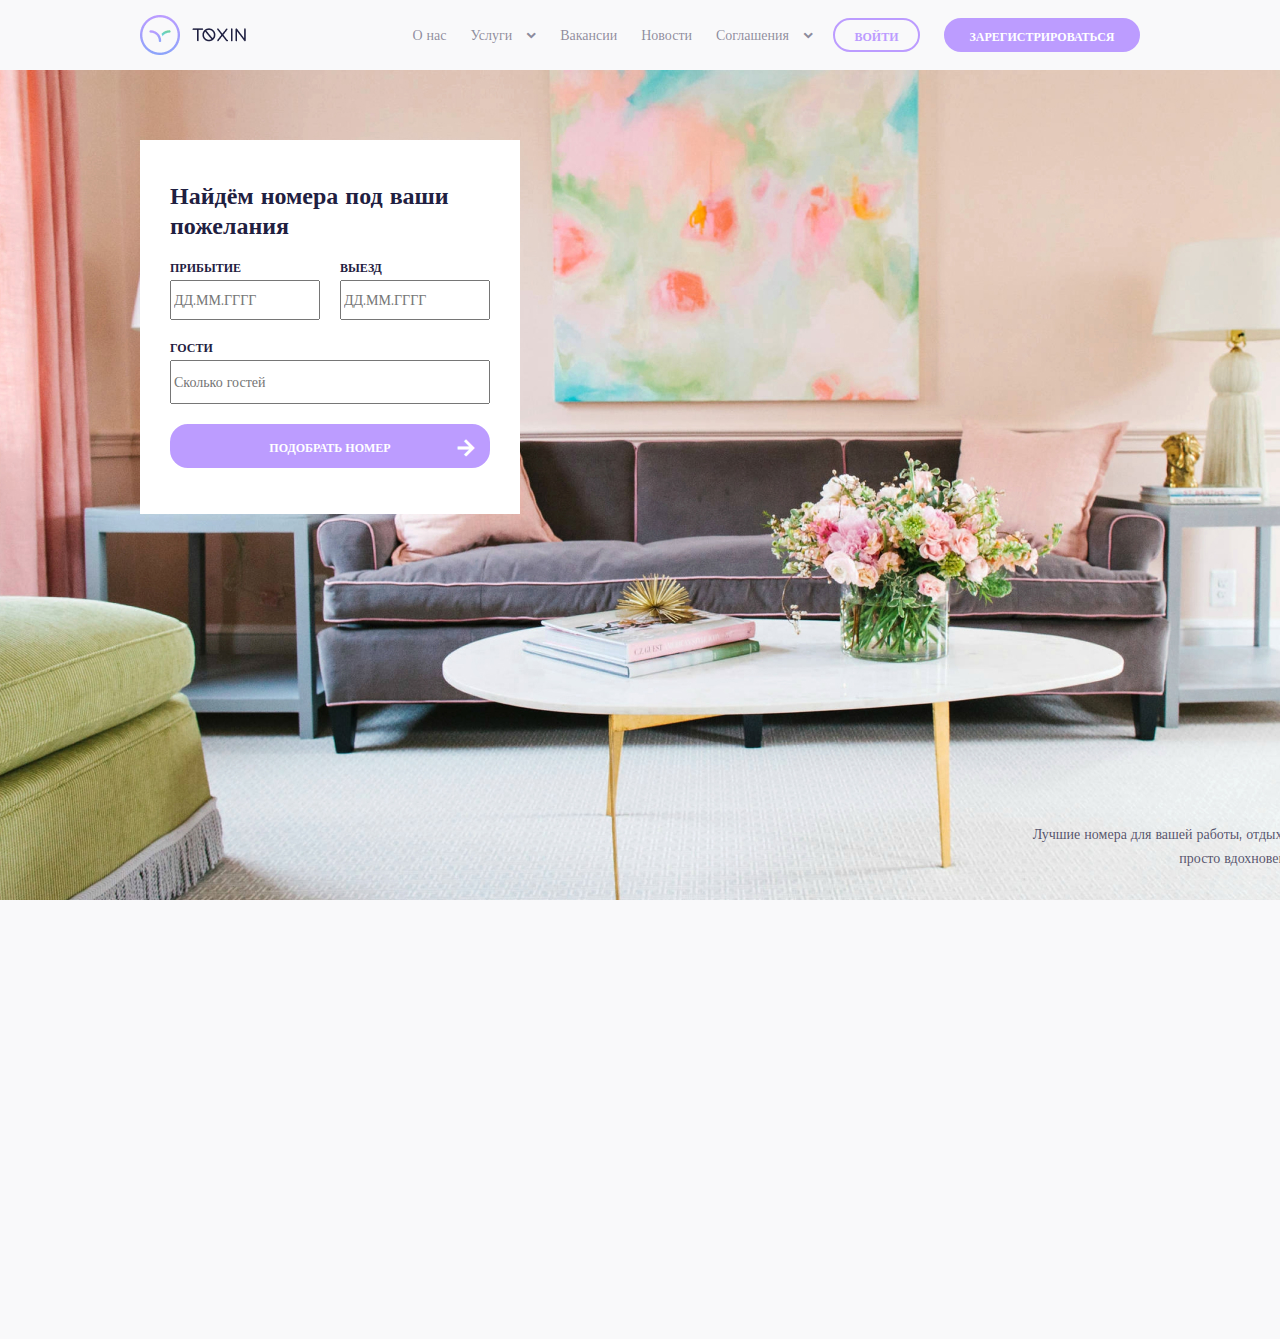
<file: index.html>
<!DOCTYPE html>
<html lang="en">
<head>
    <meta charset="UTF-8">
    <meta name="viewport" content="width=device-width, initial-scale=1.0">
    <title>FSD</title>
    <link rel="stylesheet" href="css/libs.min.css">
    <link rel="stylesheet" href="css/style.min.css">
</head>
<body>
    <!-- Яратган эгамга мингдан минг шукур булсин  -->
    <header class="header">
        <div class="container">
            <div class="header__inner">
                <div class="logo" style="background-image: url(/images/logo.png);"></div>
                <div class="header__box">
                    <div class="header__menu">
                        <ul>
                            <li><a href="#">О нас</a></li>
                            <li><a class="drop__down" href="#">Услуги</a></li>
                            <li><a href="#">Вакансии</a></li>
                            <li><a href="#">Новости</a></li>
                            <li><a class="drop__down" href="#">Соглашения</a></li>
                        </ul>
                    </div>
                    <div class="header__linkbox">
                        <a class="btn__enter" data-fancybox data-src="#modal__input" href="javascript:;">войти</a>
                        <a class="bnt__reg" data-fancybox data-src="#modal__reg" href="javascript:;">зарегистрироваться</a>
                    </div>
                </div>
            </div>
        </div>
    </header>

    <section class="nomer" >
        <div class="container__fluid">
            <div class="nomer__inner" style="background-image: url(/images/bg.jpg);" >
                
                <div class="search__box">
                    <div class="login__title">Найдём номера под ваши пожелания</div>
                    <div class="search__datebox">
                        <div class="date__box">
                            <div class="date__box-title">прибытие</div>
                            <form>
                                <input type='text' placeholder="ДД.ММ.ГГГГ" class='datepicker-here' />
                            </form>
                        </div>
                        <div class="date__box two">
                            <div class="date__box-title">выезд</div>
                            <form>
                                <input type='text' placeholder="ДД.ММ.ГГГГ" class='datepicker-here' />
                            </form>
                        </div>
                    </div>
                    
                    <div class="guist__box">
                        <div class="date__box-title">гости</div>
                        <form>
                            <input type='text' placeholder="Сколько гостей">
                            <button class="btn__form" type="submit">подобрать номер</button>
                        </form>
                    </div>
                </div>

                <div class="nomer__text">Лучшие номера для вашей работы, отдыха и просто вдохновения</div>
            </div>
        </div> 
    </section>

    <footer class="footer">
        <div class="footer__top">
            <div class="container">
                <div class="footer__top-inner">
                    <div class="logo__box">
                        <div class="logo" style="background-image: url(/images/logo.png);"></div>
                        <div class="logo__box-info">Бронирование номеров в лучшем отеле 2019 года по версии ассоциации «Отельные взгляды»</div>
                    </div>

                    <div class="footer__menu">
                        <div class="footer__menu-title">навигация</div>
                        <ul>
                            <li><a href="#">О нас</a></li>
                            <li><a href="#">Новости</a></li>
                            <li><a href="#">Служба поддержки</a></li>
                            <li><a href="#">Услуги</a></li>
                        </ul>
                    </div>

                    <div class="footer__menu">
                        <div class="footer__menu-title">о нас</div>
                        <ul>
                            <li><a href="#">О сервисе</a></li>
                            <li><a href="#">Наша команда</a></li>
                            <li><a href="#">Вакансии</a></li>
                            <li><a href="#">Инвесторы</a></li>
                        </ul>
                    </div>

                    <div class="footer__menu">
                        <div class="footer__menu-title">Служба поддержки</div>
                        <ul>
                            <li><a href="#">Соглашения</a></li>
                            <li><a href="#">Сообщества</a></li>
                            <li><a href="#">Связь с нами</a></li>
                        </ul>
                    </div>

                    <div class="footer__menu">
                        <div class="footer__menu-title">Подписка</div>
                        <div class="footer__menu-info">
                            Получайте специальные предложения и новости сервиса
                        </div>
                        <form>
                            <input type="text" placeholder="Email">
                        </form>
                    </div>
                </div>
            </div>
        </div>
        <div class="footer__bottom">
            <div class="container">
                <div class="footer__bottom-inner">
                    <div class="footer__bottom-info">Copyright © 2018 Toxin отель. Все права зачищены.</div>
                    <div class="footer__bottom-link">
                        <a class="icon-twitter" href="#"></a>
                        <a class="icon-facebook-official" href="#"></a>
                        <a class="icon-instagram" href="#"></a>
                    </div>
                </div>
            </div>
        </div>
    </footer>


    <div id="modal__input">
        <div class="login__title">Войти</div>
        <form>
            <input type="text" placeholder="Email" required>
            <input type="text" placeholder="Пароль" required>
            <button class="btn__form" type="submit">Войти</button>
            <div class="modal__linkbox">
            <div class="reg__box">
                <div class="reg__box-text">Нет аккаунта на Toxin?</div>
                <div class="btn__form-white">создать</div>
            </div>
        </form>
    </div>

    <div id="modal__reg">
        <div class="login__title">Регистрация аккаунта</div>
        <form>
            <input type="text" placeholder="Имя" required>
            <input type="text" placeholder="Фамилия" required>
            
            <div class="checkbox">
                <ul>
                    <li>
                        <input type="radio" id="f-option" name="selector">
                        <label for="f-option">Мужчина</label>
                        <div class="check"></div>
                    </li>
                    <li>
                        <input type="radio" id="s-option" name="selector">
                        <label for="s-option">Женщина</label>
                        <div class="check"><div class="inside"></div></div>
                    </li>
                </ul>
            </div>

            <div class="date__box">
                <input type='text' placeholder="ДД.ММ.ГГГГ" class='datepicker-here' />
            </div>

            <div class="form__text">данные для входа в сервис</div>
            <input type="text" placeholder="Email" required>
            <input type="text" placeholder="Пароль" required>

            <div class="switch__box">
                <div class="switch">
                    <input id="switch-1" type="checkbox" class="switch-input" />
                    <label for="switch-1" class="switch-label">switch</label>
                </div>
                <div class="switch__text">Получать спецпредложения</div>
            </div>

            <button class="btn__form" type="submit">перейти к оплате</button>
            <div class="modal__linkbox">
            <div class="reg__box">
                <div class="reg__box-text">Уже есть аккаунт на Toxin?</div>
                <div class="btn__form-white">войти</div>
            </div>
        </form>
    </div>


    <script src="https://ajax.googleapis.com/ajax/libs/jquery/3.4.1/jquery.min.js"></script>
    <script src="js/libs.min.js"></script>
    <script src="js/main.js"></script>
</body>
</html>
</file>
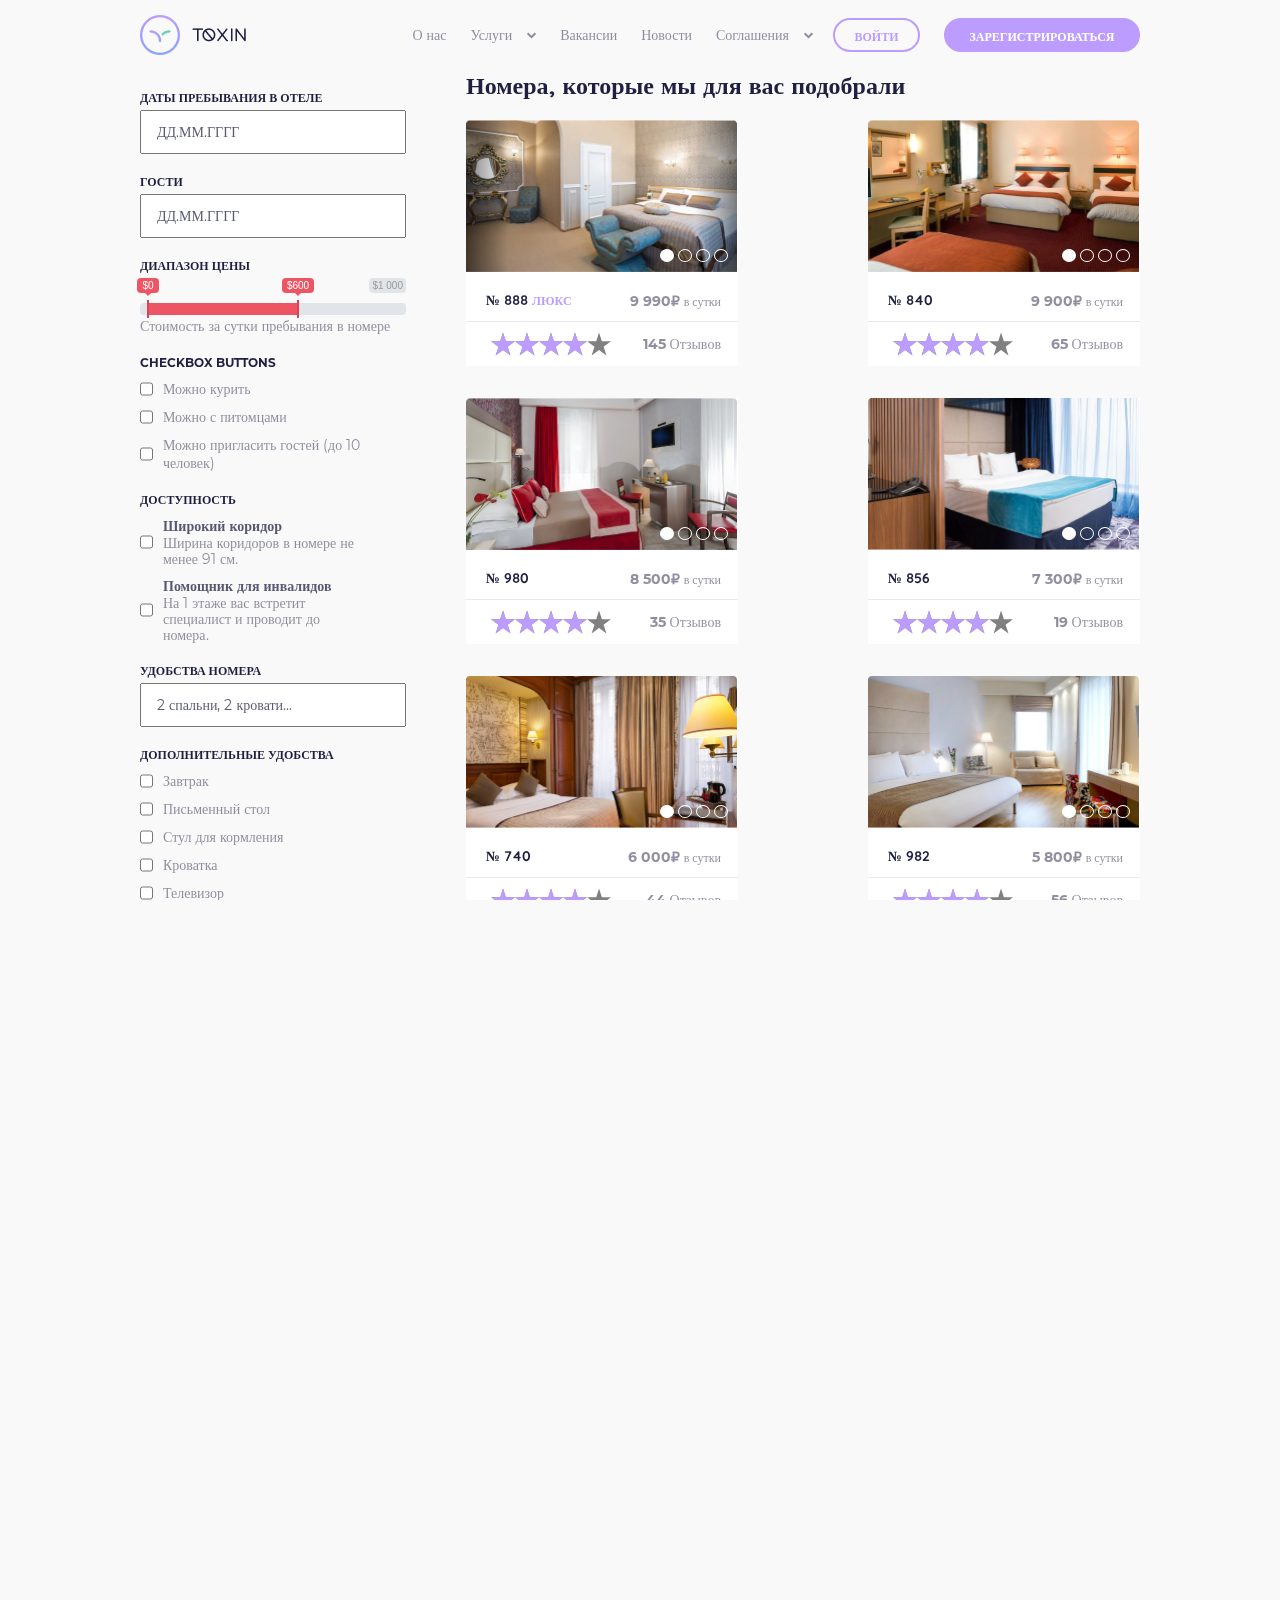
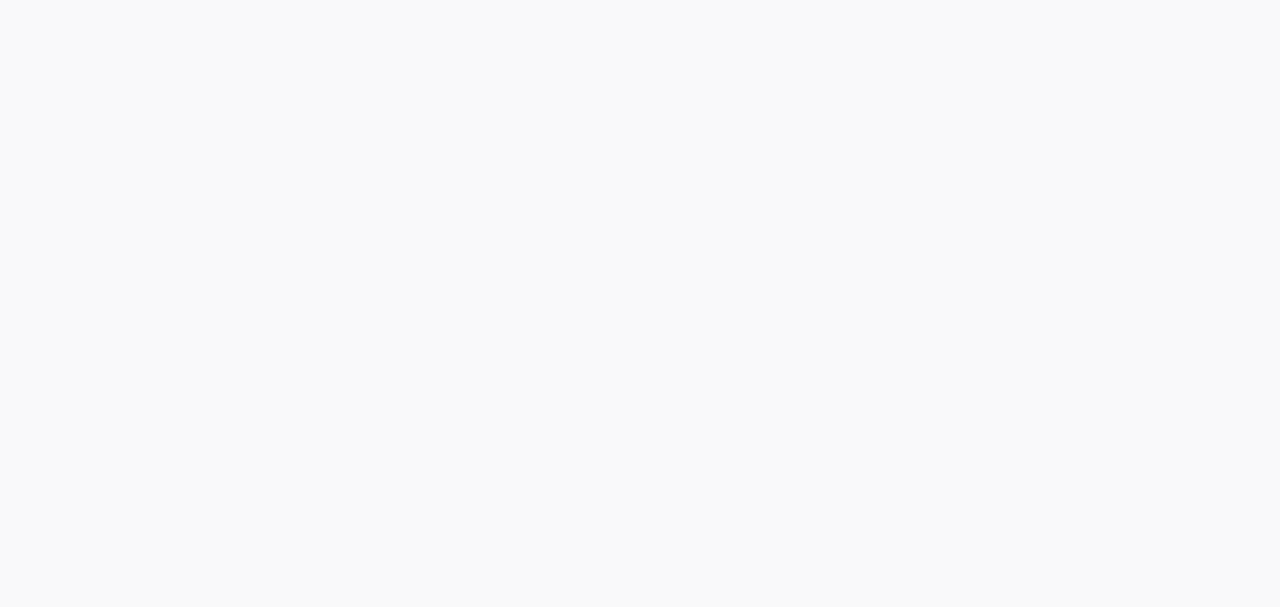
<file: products.html>
<!DOCTYPE html>
<html lang="en">
<head>
    <meta charset="UTF-8">
    <meta name="viewport" content="width=device-width, initial-scale=1.0">
    <title>FSD</title>
    <link rel="stylesheet" href="css/libs.min.css">
    <link rel="stylesheet" href="css/style.min.css">
</head>
<body>
    <!-- Яратган эгамга мингдан минг шукур булсин  -->
    <header class="header">
        <div class="container">
            <div class="header__inner">
                <div class="logo" style="background-image: url(/images/logo.png);"></div>
                <div class="header__box">
                    <div class="header__menu">
                        <ul>
                            <li><a href="#">О нас</a></li>
                            <li><a class="drop__down" href="#">Услуги</a></li>
                            <li><a href="#">Вакансии</a></li>
                            <li><a href="#">Новости</a></li>
                            <li><a class="drop__down" href="#">Соглашения</a></li>
                        </ul>
                    </div>
                    <div class="header__linkbox">
                        <a class="btn__enter" data-fancybox data-src="#modal__input" href="javascript:;">войти</a>
                        <a class="bnt__reg" data-fancybox data-src="#modal__reg" href="javascript:;">зарегистрироваться</a>
                    </div>
                </div>
            </div>
        </div>
    </header>

    <section class="products">
        <div class="container">
            <div class="products__inner">
                <div class="aside">
                    <div class="aside__datebox">
                        <form>
                            <div class="input__title">даты пребывания в отеле</div>
                            <input type='text' placeholder="ДД.ММ.ГГГГ" class='datepicker-here' />

                            <div class="input__title">гости</div>
                            <input type='text' placeholder="ДД.ММ.ГГГГ" class='datepicker-here' />

                            <div class="input__title">диапазон цены</div>
                            <input type="text" class="js-range-slider" name="my_range" value="" />
                            <div class="range__text">Стоимость за сутки пребывания в номере</div>
                        </form>
                    </div>
                    <div class="aside__canbox">
                        <div class="input__title">Checkbox Buttons</div>
                        <form>
                            <div class="box__check">
                                <input type="checkbox" name="can1" value="c1" id="can1__id">
                                <label for="can1__id">
                                    <div class="label__avail-text">Можно курить</div>
                                </label>
                            </div>
                            <div class="box__check">
                                <input type="checkbox" name="can1" value="c1" id="can2__id">
                                <label for="can2__id">
                                    <div class="label__avail-text">Можно с питомцами</div>
                                </label>
                            </div>
                            <div class="box__check">
                                <input type="checkbox" name="can1" value="c1" id="can3__id">
                                <label for="can3__id">
                                    <div class="label__avail-text">Можно пригласить гостей (до 10 человек)</div>
                                </label>
                            </div>
                        </form>
                    </div>

                    <div class="aside__availability">
                        <div class="input__title">доступность</div>
                        <form>
                            <div class="box__check">
                                <input type="checkbox" name="can1" value="c1" id="avail1">
                                <label for="avail1">
                                    <div class="label__avail-title">Широкий коридор</div>
                                    <div class="label__avail-info">Ширина коридоров в номере не менее 91 см.</div>
                                </label>
                            </div>
                            
                            <div class="box__check">
                                <input type="checkbox" name="can1" value="c1" id="avail1">
                                <label for="avail1">
                                    <div class="label__avail-title">Помощник для инвалидов</div>
                                    <div class="label__avail-info">На 1 этаже вас встретит специалист  и проводит до номера.</div>
                                </label>
                            </div>
                        </form>
                    </div>

                    <div class="aside__comfort">
                        <form>
                            <div class="input__title">удобства номера</div>
                            <input type='text' placeholder="2 спальни, 2 кровати...">
                        </form>
                    </div>

                    <div class="aside__additional">
                        <div class="input__title">дополнительные удобства</div>
                        <form>
                            <div class="box__check">
                                <input type="checkbox" name="can1" value="c1" id="add1__id">
                                <label for="add1__id">
                                    <div class="label__avail-text">Завтрак</div>
                                </label>
                            </div>
                            <div class="box__check">
                                <input type="checkbox" name="can1" value="c1" id="add2__id">
                                <label for="add2__id">
                                    <div class="label__avail-text">Письменный стол</div>
                                </label>
                            </div>
                            <div class="box__check">
                                <input type="checkbox" name="can1" value="c1" id="add3__id">
                                <label for="add3__id">
                                    <div class="label__avail-text">Стул для кормления</div>
                                </label>
                            </div>
                            <div class="box__check">
                                <input type="checkbox" name="can1" value="c1" id="add4__id">
                                <label for="add4__id">
                                    <div class="label__avail-text">Кроватка</div>
                                </label>
                            </div>
                            <div class="box__check">
                                <input type="checkbox" name="can1" value="c1" id="add5__id">
                                <label for="add5__id">
                                    <div class="label__avail-text">Телевизор</div>
                                </label>
                            </div>
                            <div class="box__check">
                                <input type="checkbox" name="can1" value="c1" id="add6__id">
                                <label for="add6__id">
                                    <div class="label__avail-text">Шампунь</div>
                                </label>
                            </div>
                        </form>
                    </div>
                </div>
                <div class="bside">
                    <div class="bside__title">Номера, которые мы для вас подобрали</div>
                    <div class="bside__inner">
                        <div class="room">
                            <div class="room__slider">
                                <div class="room__slider-item" style="background-image: url(/images/rooms/1.jpg);"></div>
                                <div class="room__slider-item" style="background-image: url(/images/rooms/2.jpg);"></div>
                                <div class="room__slider-item" style="background-image: url(/images/rooms/3.jpg);"></div>
                                <div class="room__slider-item" style="background-image: url(/images/rooms/4.jpg);"></div>
                            </div>
                            <div class="room__info">
                                <div class="room__info-number">№ 888 <span>люкс</span></div>
                                <div class="room__info-price">9 990₽ <span>в сутки</span></div>
                            </div>
                            <div class="room__rating">
                                <div class="room__rating-stars"></div>
                                <div class="room__rating-review">145 <span>Отзывов</span></div>
                            </div>
                        </div>

                        <div class="room">
                            <div class="room__slider">
                                <div class="room__slider-item" style="background-image: url(/images/rooms/2.jpg);"></div>
                                <div class="room__slider-item" style="background-image: url(/images/rooms/3.jpg);"></div>
                                <div class="room__slider-item" style="background-image: url(/images/rooms/4.jpg);"></div>
                                <div class="room__slider-item" style="background-image: url(/images/rooms/5.jpg);"></div>
                            </div>
                            <div class="room__info">
                                <div class="room__info-number">№ 840 <span></span></div>
                                <div class="room__info-price">9 900₽ <span>в сутки</span></div>
                            </div>
                            <div class="room__rating">
                                <div class="room__rating-stars"></div>
                                <div class="room__rating-review">65 <span>Отзывов</span></div>
                            </div>
                        </div>

                        <div class="room">
                            <div class="room__slider">
                                <div class="room__slider-item" style="background-image: url(/images/rooms/3.jpg);"></div>
                                <div class="room__slider-item" style="background-image: url(/images/rooms/4.jpg);"></div>
                                <div class="room__slider-item" style="background-image: url(/images/rooms/5.jpg);"></div>
                                <div class="room__slider-item" style="background-image: url(/images/rooms/6.jpg);"></div>
                            </div>
                            <div class="room__info">
                                <div class="room__info-number">№ 980 <span></span></div>
                                <div class="room__info-price">8 500₽ <span>в сутки</span></div>
                            </div>
                            <div class="room__rating">
                                <div class="room__rating-stars"></div>
                                <div class="room__rating-review">35 <span>Отзывов</span></div>
                            </div>
                        </div>

                        <div class="room">
                            <div class="room__slider">
                                <div class="room__slider-item" style="background-image: url(/images/rooms/4.jpg);"></div>
                                <div class="room__slider-item" style="background-image: url(/images/rooms/5.jpg);"></div>
                                <div class="room__slider-item" style="background-image: url(/images/rooms/6.jpg);"></div>
                                <div class="room__slider-item" style="background-image: url(/images/rooms/7.jpg);"></div>
                            </div>
                            <div class="room__info">
                                <div class="room__info-number">№ 856 <span></span></div>
                                <div class="room__info-price">7 300₽ <span>в сутки</span></div>
                            </div>
                            <div class="room__rating">
                                <div class="room__rating-stars"></div>
                                <div class="room__rating-review">19 <span>Отзывов</span></div>
                            </div>
                        </div>

                        <div class="room">
                            <div class="room__slider">
                                <div class="room__slider-item" style="background-image: url(/images/rooms/5.jpg);"></div>
                                <div class="room__slider-item" style="background-image: url(/images/rooms/6.jpg);"></div>
                                <div class="room__slider-item" style="background-image: url(/images/rooms/7.jpg);"></div>
                                <div class="room__slider-item" style="background-image: url(/images/rooms/8.jpg);"></div>
                            </div>
                            <div class="room__info">
                                <div class="room__info-number">№ 740 <span></span></div>
                                <div class="room__info-price">6 000₽ <span>в сутки</span></div>
                            </div>
                            <div class="room__rating">
                                <div class="room__rating-stars"></div>
                                <div class="room__rating-review">44 <span>Отзывов</span></div>
                            </div>
                        </div>

                        <div class="room">
                            <div class="room__slider">
                                <div class="room__slider-item" style="background-image: url(/images/rooms/6.jpg);"></div>
                                <div class="room__slider-item" style="background-image: url(/images/rooms/7.jpg);"></div>
                                <div class="room__slider-item" style="background-image: url(/images/rooms/8.jpg);"></div>
                                <div class="room__slider-item" style="background-image: url(/images/rooms/9.jpg);"></div>
                            </div>
                            <div class="room__info">
                                <div class="room__info-number">№ 982 <span></span></div>
                                <div class="room__info-price">5 800₽ <span>в сутки</span></div>
                            </div>
                            <div class="room__rating">
                                <div class="room__rating-stars"></div>
                                <div class="room__rating-review">56 <span>Отзывов</span></div>
                            </div>
                        </div>

                        <div class="room">
                            <div class="room__slider">
                                <div class="room__slider-item" style="background-image: url(/images/rooms/7.jpg);"></div>
                                <div class="room__slider-item" style="background-image: url(/images/rooms/8.jpg);"></div>
                                <div class="room__slider-item" style="background-image: url(/images/rooms/9.jpg);"></div>
                                <div class="room__slider-item" style="background-image: url(/images/rooms/10.jpg);"></div>
                            </div>
                            <div class="room__info">
                                <div class="room__info-number">№ 678 <span></span></div>
                                <div class="room__info-price">5 500₽ <span>в сутки</span></div>
                            </div>
                            <div class="room__rating">
                                <div class="room__rating-stars"></div>
                                <div class="room__rating-review">45 <span>Отзывов</span></div>
                            </div>
                        </div>

                        <div class="room">
                            <div class="room__slider">
                                <div class="room__slider-item" style="background-image: url(/images/rooms/8.jpg);"></div>
                                <div class="room__slider-item" style="background-image: url(/images/rooms/9.jpg);"></div>
                                <div class="room__slider-item" style="background-image: url(/images/rooms/10.jpg);"></div>
                                <div class="room__slider-item" style="background-image: url(/images/rooms/11.jpg);"></div>
                            </div>
                            <div class="room__info">
                                <div class="room__info-number">№ 450 <span></span></div>
                                <div class="room__info-price">5 300₽ <span>в сутки</span></div>
                            </div>
                            <div class="room__rating">
                                <div class="room__rating-stars"></div>
                                <div class="room__rating-review">39 <span>Отзывов</span></div>
                            </div>
                        </div>

                        <div class="room">
                            <div class="room__slider">
                                <div class="room__slider-item" style="background-image: url(/images/rooms/9.jpg);"></div>
                                <div class="room__slider-item" style="background-image: url(/images/rooms/10.jpg);"></div>
                                <div class="room__slider-item" style="background-image: url(/images/rooms/11.jpg);"></div>
                                <div class="room__slider-item" style="background-image: url(/images/rooms/12.jpg);"></div>
                            </div>
                            <div class="room__info">
                                <div class="room__info-number">№ 350 <span></span></div>
                                <div class="room__info-price">5 000₽ <span>в сутки</span></div>
                            </div>
                            <div class="room__rating">
                                <div class="room__rating-stars"></div>
                                <div class="room__rating-review">77 <span>Отзывов</span></div>
                            </div>
                        </div>

                        <div class="room">
                            <div class="room__slider">
                                <div class="room__slider-item" style="background-image: url(/images/rooms/10.jpg);"></div>
                                <div class="room__slider-item" style="background-image: url(/images/rooms/11.jpg);"></div>
                                <div class="room__slider-item" style="background-image: url(/images/rooms/12.jpg);"></div>
                                <div class="room__slider-item" style="background-image: url(/images/rooms/1.jpg);"></div>
                            </div>
                            <div class="room__info">
                                <div class="room__info-number">№ 666 <span></span></div>
                                <div class="room__info-price">5 000₽ <span>в сутки</span></div>
                            </div>
                            <div class="room__rating">
                                <div class="room__rating-stars"></div>
                                <div class="room__rating-review">25 <span>Отзывов</span></div>
                            </div>
                        </div>

                        <div class="room">
                            <div class="room__slider">
                                <div class="room__slider-item" style="background-image: url(/images/rooms/11.jpg);"></div>
                                <div class="room__slider-item" style="background-image: url(/images/rooms/12.jpg);"></div>
                                <div class="room__slider-item" style="background-image: url(/images/rooms/1.jpg);"></div>
                                <div class="room__slider-item" style="background-image: url(/images/rooms/2.jpg);"></div>
                            </div>
                            <div class="room__info">
                                <div class="room__info-number">№ 444 <span>люкс</span></div>
                                <div class="room__info-price">5 000₽ <span>в сутки</span></div>
                            </div>
                            <div class="room__rating">
                                <div class="room__rating-stars"></div>
                                <div class="room__rating-review">15 <span>Отзывов</span></div>
                            </div>
                        </div>

                        <div class="room">
                            <div class="room__slider">
                                <div class="room__slider-item" style="background-image: url(/images/rooms/12.jpg);"></div>
                                <div class="room__slider-item" style="background-image: url(/images/rooms/1.jpg);"></div>
                                <div class="room__slider-item" style="background-image: url(/images/rooms/2.jpg);"></div>
                                <div class="room__slider-item" style="background-image: url(/images/rooms/3.jpg);"></div>
                            </div>
                            <div class="room__info">
                                <div class="room__info-number">№ 352 <span>люкс</span></div>
                                <div class="room__info-price">5 000₽ <span>в сутки</span></div>
                            </div>
                            <div class="room__rating">
                                <div class="room__rating-stars"></div>
                                <div class="room__rating-review">55 <span>Отзывов</span></div>
                            </div>
                        </div>
                    </div>
                </div>
            </div>
        </div>
    </section>

    <footer class="footer">
        <div class="footer__top">
            <div class="container">
                <div class="footer__top-inner">
                    <div class="logo__box">
                        <div class="logo" style="background-image: url(/images/logo.png);"></div>
                        <div class="logo__box-info">Бронирование номеров в лучшем отеле 2019 года по версии ассоциации «Отельные взгляды»</div>
                    </div>

                    <div class="footer__menu">
                        <div class="footer__menu-title">навигация</div>
                        <ul>
                            <li><a href="#">О нас</a></li>
                            <li><a href="#">Новости</a></li>
                            <li><a href="#">Служба поддержки</a></li>
                            <li><a href="#">Услуги</a></li>
                        </ul>
                    </div>

                    <div class="footer__menu">
                        <div class="footer__menu-title">о нас</div>
                        <ul>
                            <li><a href="#">О сервисе</a></li>
                            <li><a href="#">Наша команда</a></li>
                            <li><a href="#">Вакансии</a></li>
                            <li><a href="#">Инвесторы</a></li>
                        </ul>
                    </div>

                    <div class="footer__menu">
                        <div class="footer__menu-title">Служба поддержки</div>
                        <ul>
                            <li><a href="#">Соглашения</a></li>
                            <li><a href="#">Сообщества</a></li>
                            <li><a href="#">Связь с нами</a></li>
                        </ul>
                    </div>

                    <div class="footer__menu">
                        <div class="footer__menu-title">Подписка</div>
                        <div class="footer__menu-info">
                            Получайте специальные предложения и новости сервиса
                        </div>
                        <form>
                            <input type="text" placeholder="Email">
                        </form>
                    </div>
                </div>
            </div>
        </div>
        <div class="footer__bottom">
            <div class="container">
                <div class="footer__bottom-inner">
                    <div class="footer__bottom-info">Copyright © 2018 Toxin отель. Все права зачищены.</div>
                    <div class="footer__bottom-link">
                        <a class="icon-twitter" href="#"></a>
                        <a class="icon-facebook-official" href="#"></a>
                        <a class="icon-instagram" href="#"></a>
                    </div>
                </div>
            </div>
        </div>
    </footer>


    <div id="modal__input">
        <div class="login__title">Войти</div>
        <form>
            <input type="text" placeholder="Email" required>
            <input type="text" placeholder="Пароль" required>
            <button class="btn__form" type="submit">Войти</button>
            <div class="modal__linkbox">
            <div class="reg__box">
                <div class="reg__box-text">Нет аккаунта на Toxin?</div>
                <div class="btn__form-white">создать</div>
            </div>
        </form>
    </div>

    <div id="modal__reg">
        <div class="login__title">Регистрация аккаунта</div>
        <form>
            <input type="text" placeholder="Имя" required>
            <input type="text" placeholder="Фамилия" required>
            
            <div class="checkbox">
                <ul>
                    <li>
                        <input type="radio" id="f-option" name="selector">
                        <label for="f-option">Мужчина</label>
                        <div class="check"></div>
                    </li>
                    <li>
                        <input type="radio" id="s-option" name="selector">
                        <label for="s-option">Женщина</label>
                        <div class="check"><div class="inside"></div></div>
                    </li>
                </ul>
            </div>

            <div class="date__box">
                <input type='text' placeholder="ДД.ММ.ГГГГ" class='datepicker-here' />
            </div>

            <div class="form__text">данные для входа в сервис</div>
            <input type="text" placeholder="Email" required>
            <input type="text" placeholder="Пароль" required>

            <div class="switch__box">
                <div class="switch">
                    <input id="switch-1" type="checkbox" class="switch-input" />
                    <label for="switch-1" class="switch-label">switch</label>
                </div>
                <div class="switch__text">Получать спецпредложения</div>
            </div>

            <button class="btn__form" type="submit">перейти к оплате</button>
            <div class="modal__linkbox">
            <div class="reg__box">
                <div class="reg__box-text">Уже есть аккаунт на Toxin?</div>
                <div class="btn__form-white">войти</div>
            </div>
        </form>
    </div>


    <script src="https://ajax.googleapis.com/ajax/libs/jquery/3.4.1/jquery.min.js"></script>
    <script src="js/libs.min.js"></script>
    <script src="js/main.js"></script>
</body>
</html>
</file>
<file: css/style.min.css>
html{-webkit-box-sizing:border-box;box-sizing:border-box;scroll-behavior:smooth}*,*::before,*::after{-webkit-box-sizing:inherit;box-sizing:inherit}html,body{height:100%;position:relative;overflow-x:hidden}body{font-family:Montserrat;font-weight:normal;font-size:14px;line-height:17px;color:rgba(31,32,65,0.5);background-color:#F9F9FA}a{display:inline-block;text-decoration:none;font-size:14px;line-height:17px;color:rgba(31,32,65,0.5)}ul,li{margin:0;padding:0;list-style:none}.container{max-width:1440px;margin:0 auto;padding:0px 140px}.container__fluid{max-width:1440px;margin:0 auto}@font-face{font-family:'Montserrat';font-style:normal;font-weight:400;src:url("../fonts/montserrat-v14-latin-regular.eot");src:local("Montserrat Regular"),local("Montserrat-Regular"),url("../fonts/montserrat-v14-latin-regular.eot?#iefix") format("embedded-opentype"),url("../fonts/montserrat-v14-latin-regular.woff2") format("woff2"),url("../fonts/montserrat-v14-latin-regular.woff") format("woff"),url("../fonts/montserrat-v14-latin-regular.ttf") format("truetype"),url("../fonts/montserrat-v14-latin-regular.svg#Montserrat") format("svg")}@font-face{font-family:'Montserrat';font-style:italic;font-weight:400;src:url("../fonts/montserrat-v14-latin-italic.eot");src:local("Montserrat Italic"),local("Montserrat-Italic"),url("../fonts/montserrat-v14-latin-italic.eot?#iefix") format("embedded-opentype"),url("../fonts/montserrat-v14-latin-italic.woff2") format("woff2"),url("../fonts/montserrat-v14-latin-italic.woff") format("woff"),url("../fonts/montserrat-v14-latin-italic.ttf") format("truetype"),url("../fonts/montserrat-v14-latin-italic.svg#Montserrat") format("svg")}@font-face{font-family:'Montserrat';font-style:normal;font-weight:700;src:url("../fonts/montserrat-v14-latin-700.eot");src:local("Montserrat Bold"),local("Montserrat-Bold"),url("../fonts/montserrat-v14-latin-700.eot?#iefix") format("embedded-opentype"),url("../fonts/montserrat-v14-latin-700.woff2") format("woff2"),url("../fonts/montserrat-v14-latin-700.woff") format("woff"),url("../fonts/montserrat-v14-latin-700.ttf") format("truetype"),url("../fonts/montserrat-v14-latin-700.svg#Montserrat") format("svg")}@font-face{font-family:'Quicksand';font-style:normal;font-weight:400;src:url("../fonts/quicksand-v20-latin-regular.eot");src:local(""),url("../fonts/quicksand-v20-latin-regular.eot?#iefix") format("embedded-opentype"),url("../fonts/quicksand-v20-latin-regular.woff2") format("woff2"),url("../fonts/quicksand-v20-latin-regular.woff") format("woff"),url("../fonts/quicksand-v20-latin-regular.ttf") format("truetype"),url("../fonts/quicksand-v20-latin-regular.svg#Quicksand") format("svg")}@font-face{font-family:'Quicksand';font-style:normal;font-weight:700;src:url("../fonts/quicksand-v20-latin-700.eot");src:local(""),url("../fonts/quicksand-v20-latin-700.eot?#iefix") format("embedded-opentype"),url("../fonts/quicksand-v20-latin-700.woff2") format("woff2"),url("../fonts/quicksand-v20-latin-700.woff") format("woff"),url("../fonts/quicksand-v20-latin-700.ttf") format("truetype"),url("../fonts/quicksand-v20-latin-700.svg#Quicksand") format("svg")}@font-face{font-family:'icomoon';src:url("../fonts/icomoon.eot?x5evoj");src:url("../fonts/icomoon.eot?x5evoj#iefix") format("embedded-opentype"),url("..//fonts/icomoon.ttf?x5evoj") format("truetype"),url("..//fonts/icomoon.woff?x5evoj") format("woff"),url("..//fonts/icomoon.svg?x5evoj#icomoon") format("svg");font-weight:normal;font-style:normal;font-display:block}[class^="icon-"],[class*=" icon-"]{font-family:'icomoon' !important;font-style:normal;font-weight:normal;font-variant:normal;text-transform:none;line-height:1;-webkit-font-smoothing:antialiased;-moz-osx-font-smoothing:grayscale}.icon-arrow_forward:before{content:"\e900"}.icon-arrow-left:before{content:"\f060"}.icon-arrow-right:before{content:"\f061"}.icon-chevron-down:before{content:"\f078"}.icon-twitter:before{content:"\f099"}.icon-instagram:before{content:"\f16d"}.icon-facebook-official:before{content:"\f230"}.header__inner{display:-webkit-box;display:-ms-flexbox;display:flex;-webkit-box-align:center;-ms-flex-align:center;align-items:center;-webkit-box-pack:justify;-ms-flex-pack:justify;justify-content:space-between;height:70px}.logo{width:106px;height:40px}.header__menu ul{margin-right:20px}.header__menu ul li{display:inline-block}.header__menu ul li+li{margin-left:20px}.drop__down{position:relative;padding-right:24px}.drop__down::after{position:absolute;font-family:'icomoon';content:"\f078";right:0;font-size:10px}.btn__enter{width:87px;height:34px;border:2px solid #BC9CFF;border-radius:18px;font-size:12px;line-height:15px;color:#BC9CFF;font-weight:700;text-align:center;text-transform:uppercase;padding:9px 0px 10px 0px}.bnt__reg{width:196px;height:34px;border-radius:18px;font-size:12px;line-height:15px;font-weight:700;color:#fff;background-color:#BC9CFF;text-transform:uppercase;padding:9px 0px 10px 0px;border:2px solid #BC9CFF;text-align:center;margin-left:20px}.header__box{display:-webkit-box;display:-ms-flexbox;display:flex;-webkit-box-align:center;-ms-flex-align:center;align-items:center}.nomer__inner{position:relative;background-position:center;background-size:cover;background-repeat:no-repeat;width:1440px;height:830px}.nomer__text{position:absolute;bottom:30px;right:140px;width:297px;text-align:right;font-size:14px;line-height:24px;color:rgba(31,32,65,0.75)}#modal__input{display:none}#modal__input{padding:40px 30px}#modal__input form{width:320px}#modal__input form input{width:100%;height:44px;margin-bottom:10px;border-radius:5px;border:1px solid rgba(31,32,65,0.5);outline:none;padding:12px 15px 8px 15px;font-family:Montserrat;font-weight:normal;font-size:14px;line-height:24px}.btn__form{width:100%;height:44px;border-radius:18px;font-size:12px;line-height:15px;font-weight:700;color:#fff;background-color:#BC9CFF;text-transform:uppercase;text-align:center;padding:14px 0px 15px 0px;border:2px solid #BC9CFF;margin-top:20px;position:relative;cursor:pointer;outline:none}.btn__form::after{position:absolute;right:10px;font-size:24px;content:"\e900";font-family:'icomoon'}.reg__box{display:-webkit-box;display:-ms-flexbox;display:flex;margin-top:30px;-webkit-box-align:center;-ms-flex-align:center;align-items:center;-webkit-box-pack:justify;-ms-flex-pack:justify;justify-content:space-between;cursor:auto}.reg__box-text{font-family:Montserrat;font-size:14px;line-height:18px;color:#000}.btn__form-white{width:99px;height:44px;border:2px solid #BC9CFF;border-radius:25px;font-size:12px;line-height:15px;color:#BC9CFF;font-weight:700;text-align:center;text-transform:uppercase;padding:11px 0px 12px 0px;cursor:pointer}.login__title{font-family:Quicksand;font-weight:bold;font-size:24px;line-height:30px;color:#1F2041;margin-bottom:20px}#modal__reg{display:none}#modal__reg{padding:40px 30px}#modal__reg form{width:320px}#modal__reg form input{width:100%;height:44px;margin-bottom:10px;border-radius:5px;border:1px solid rgba(31,32,65,0.5);outline:none;padding:12px 15px 8px 15px;font-family:Montserrat;font-weight:normal;font-size:14px;line-height:24px}.form__text{font-family:Montserrat;font-style:normal;font-weight:bold;font-size:12px;line-height:15px;text-transform:uppercase;color:#1F2041;margin-top:20px;margin-bottom:5px}.box{display:-webkit-box;display:-ms-flexbox;display:flex}.radio__box{display:-webkit-box;display:-ms-flexbox;display:flex;width:110px;-webkit-box-align:center;-ms-flex-align:center;align-items:center}.switch{position:relative;display:inline-block}.switch-input{display:none}.switch-label{display:block;width:48px;height:24px;text-indent:-150%;clip:rect(0 0 0 0);color:transparent;-webkit-user-select:none;-moz-user-select:none;-ms-user-select:none;user-select:none}.switch-label::before,.switch-label::after{content:"";display:block;position:absolute;cursor:pointer}.switch-label::before{width:100%;height:100%;background-color:#dedede;border-radius:9999em;-webkit-transition:background-color 0.25s ease;-o-transition:background-color 0.25s ease;transition:background-color 0.25s ease}.switch-label::after{top:0;left:0;width:24px;height:24px;border-radius:50%;background-color:#fff;-webkit-box-shadow:0 0 2px rgba(0,0,0,0.45);box-shadow:0 0 2px rgba(0,0,0,0.45);-webkit-transition:left 0.25s ease;-o-transition:left 0.25s ease;transition:left 0.25s ease}.switch-input:checked+.switch-label::before{background-color:#BC9CFF}.switch-input:checked+.switch-label::after{left:24px}.switch__box{display:-webkit-box;display:-ms-flexbox;display:flex;-webkit-box-align:center;-ms-flex-align:center;align-items:center}.switch__text{font-family:Montserrat;font-weight:normal;font-size:14px;line-height:24px;color:rgba(31,32,65,0.75);margin-left:10px}.checkbox ul li{display:inline-block}.checkbox ul li{color:#AAAAAA;display:inline-block;position:relative}.checkbox ul li input[type=radio]{position:absolute;visibility:hidden}.checkbox ul li label{display:block;position:relative;font-family:Montserrat;font-style:normal;font-weight:normal;font-size:14px;line-height:24px;color:rgba(31,32,65,0.5);padding:0px 5px 0px 40px;margin:10px auto;height:30px;z-index:9;cursor:pointer}.checkbox ul li:hover label{color:#000}.checkbox ul li .check{display:block;position:absolute;border:2px solid #AAAAAA;border-radius:100%;height:19px;width:19px;top:12px;left:0px;z-index:5;-o-transition:border .25s linear;transition:border .25s linear;-webkit-transition:border .25s linear}.checkbox ul li .check::before{display:block;position:absolute;content:'';border-radius:100%;height:11px;width:11px;top:2px;left:2px;margin:auto;-o-transition:background 0.25s linear;transition:background 0.25s linear;-webkit-transition:background 0.25s linear}.checkbox input[type=radio]:checked ~ .check{border:2px solid  #BC9CFF}.checkbox input[type=radio]:checked ~ .check::before{background:#BC9CFF}.checkbox input[type=radio]:checked ~ label{color:#000}.search__box{position:absolute;width:380px;height:374px;background-color:#fff;top:70px;left:140px;padding:40px 30px 30px 30px;color:#1F2041}.search__datebox{display:-webkit-box;display:-ms-flexbox;display:flex}.date__box form input{height:40px;width:150px}.two{margin-left:20px}.guist__box{margin-top:20px}.guist__box form input{width:100%;height:44px}.date__box-title{margin-bottom:5px;font-weight:bold;font-size:12px;line-height:15px;text-transform:uppercase}.footer__menu ul li{display:block;line-height:17px;margin-top:20px}.footer__menu-title{font-size:12px;line-height:15px;text-transform:uppercase;color:#1F2041;font-weight:bold}.footer__menu form input{padding:12px 0px 8px 15px;width:260px;height:44px;margin-top:20px}.footer__top-inner{display:-webkit-box;display:-ms-flexbox;display:flex;padding:100px 0px;-webkit-box-pack:justify;-ms-flex-pack:justify;justify-content:space-between}.logo__box-info{width:262px;line-height:24px;margin-top:20px}.footer__menu-info{line-height:24px;width:260px;margin-top:20px}.footer__bottom{-webkit-box-shadow:0px 10px 20px rgba(31,32,65,0.05);box-shadow:0px 10px 20px rgba(31,32,65,0.05);border-top:1px solid #D1D1D4;padding:26px 0px}.footer__bottom-inner{display:-webkit-box;display:-ms-flexbox;display:flex;-webkit-box-pack:justify;-ms-flex-pack:justify;justify-content:space-between}.footer__bottom-info{line-height:17px}.footer__bottom-link{display:-webkit-box;display:-ms-flexbox;display:flex}.footer__bottom-link a{font-size:24px;line-height:23px;color:#BC9CFF}.footer__bottom-link a+a{margin-left:20px}.products__inner{display:-webkit-box;display:-ms-flexbox;display:flex}.aside{max-width:266px}.box__check{display:-webkit-box;display:-ms-flexbox;display:flex}.label__avail-text{width:203px;font-size:14px;line-height:18px;color:rgba(31,32,65,0.5)}.label__avail-info{font-size:14px;line-height:16px;width:203px}.label__avail-title{font-weight:bold;font-size:14px;line-height:18px;color:rgba(31,32,65,0.75)}.input__title{font-size:12px;line-height:15px;text-transform:uppercase;color:#1F2041;font-weight:bold;margin-top:20px;margin-bottom:5px}.box__check{margin-top:10px}input[type=checkbox]{margin-right:10px}.aside__datebox form input,.aside__comfort form input{width:266px;height:44px;padding:12px 15px}.aside__datebox form input::-webkit-input-placeholder, .aside__comfort form input::-webkit-input-placeholder{font-size:14px;line-height:24px;color:rgba(31,32,65,0.75)}.aside__datebox form input::-moz-placeholder, .aside__comfort form input::-moz-placeholder{font-size:14px;line-height:24px;color:rgba(31,32,65,0.75)}.aside__datebox form input:-ms-input-placeholder, .aside__comfort form input:-ms-input-placeholder{font-size:14px;line-height:24px;color:rgba(31,32,65,0.75)}.aside__datebox form input::-ms-input-placeholder, .aside__comfort form input::-ms-input-placeholder{font-size:14px;line-height:24px;color:rgba(31,32,65,0.75)}.aside__datebox form input::placeholder,.aside__comfort form input::placeholder{font-size:14px;line-height:24px;color:rgba(31,32,65,0.75)}.room__slider-item{width:272px;height:152px;background-position:center;background-size:cover;background-repeat:no-repeat}.room__slider{width:272px;height:152px}.room{width:272px;height:258px;margin-top:20px}.bside__inner{display:-webkit-box;display:-ms-flexbox;display:flex;-ms-flex-wrap:wrap;flex-wrap:wrap;-webkit-box-pack:justify;-ms-flex-pack:justify;justify-content:space-between}.bside{margin-left:60px}.slick-dots{position:absolute;bottom:10px;right:10px}.slick-dots li{display:inline-block}.slick-dots li button{width:8px;color:transparent;background-color:transparent;border-radius:50%;border:1px solid #fff;outline:none;font-size:8px}.slick-dots li+li{margin-left:4px}.slick-dots .slick-active button{background-color:#fff}.room__info{padding:20px 17px 10px 20px;background-color:#fff;border-bottom:1px solid #E9E9EC;display:-webkit-box;display:-ms-flexbox;display:flex;-webkit-box-pack:justify;-ms-flex-pack:justify;justify-content:space-between}.room__info-number{font-family:Quicksand;font-style:normal;font-weight:bold;font-size:14px;line-height:17px;color:#1F2041}.room__info-number span{font-family:Montserrat;font-style:normal;font-weight:bold;font-size:12px;line-height:15px;text-transform:uppercase;color:#BC9CFF;margin-right:7px}.room__info-price{font-family:Montserrat;font-style:normal;font-weight:bold;font-size:14px;line-height:18px;color:rgba(31,32,65,0.5)}.room__info-price span{font-family:Montserrat;font-style:normal;font-weight:normal;font-size:12px;line-height:18px;color:rgba(31,32,65,0.5)}.room__rating{padding:10px 17px 10px 20px;background-color:#fff;display:-webkit-box;display:-ms-flexbox;display:flex;-webkit-box-pack:justify;-ms-flex-pack:justify;justify-content:space-between;-webkit-box-align:center;-ms-flex-align:center;align-items:center}.room__rating-review{font-family:Montserrat;font-style:normal;font-weight:bold;font-size:14px;line-height:18px;color:rgba(31,32,65,0.5)}.room__rating-review span{font-family:Montserrat;font-style:normal;font-weight:normal;font-size:14px;line-height:18px;color:rgba(31,32,65,0.5)}.bside__title{font-family:Quicksand;font-style:normal;font-weight:bold;font-size:24px;line-height:30px;color:#1F2041}html{-webkit-box-sizing:border-box;box-sizing:border-box;scroll-behavior:smooth}*,*::before,*::after{-webkit-box-sizing:inherit;box-sizing:inherit}html,body{height:100%;position:relative;overflow-x:hidden}body{font-family:Montserrat;font-weight:normal;font-size:14px;line-height:17px;color:rgba(31,32,65,0.5);background-color:#F9F9FA}a{display:inline-block;text-decoration:none;font-size:14px;line-height:17px;color:rgba(31,32,65,0.5)}ul,li{margin:0;padding:0;list-style:none}.container{max-width:1440px;margin:0 auto;padding:0px 140px}.container__fluid{max-width:1440px;margin:0 auto}@font-face{font-family:'Montserrat';font-style:normal;font-weight:400;src:url("../fonts/montserrat-v14-latin-regular.eot");src:local("Montserrat Regular"),local("Montserrat-Regular"),url("../fonts/montserrat-v14-latin-regular.eot?#iefix") format("embedded-opentype"),url("../fonts/montserrat-v14-latin-regular.woff2") format("woff2"),url("../fonts/montserrat-v14-latin-regular.woff") format("woff"),url("../fonts/montserrat-v14-latin-regular.ttf") format("truetype"),url("../fonts/montserrat-v14-latin-regular.svg#Montserrat") format("svg")}@font-face{font-family:'Montserrat';font-style:italic;font-weight:400;src:url("../fonts/montserrat-v14-latin-italic.eot");src:local("Montserrat Italic"),local("Montserrat-Italic"),url("../fonts/montserrat-v14-latin-italic.eot?#iefix") format("embedded-opentype"),url("../fonts/montserrat-v14-latin-italic.woff2") format("woff2"),url("../fonts/montserrat-v14-latin-italic.woff") format("woff"),url("../fonts/montserrat-v14-latin-italic.ttf") format("truetype"),url("../fonts/montserrat-v14-latin-italic.svg#Montserrat") format("svg")}@font-face{font-family:'Montserrat';font-style:normal;font-weight:700;src:url("../fonts/montserrat-v14-latin-700.eot");src:local("Montserrat Bold"),local("Montserrat-Bold"),url("../fonts/montserrat-v14-latin-700.eot?#iefix") format("embedded-opentype"),url("../fonts/montserrat-v14-latin-700.woff2") format("woff2"),url("../fonts/montserrat-v14-latin-700.woff") format("woff"),url("../fonts/montserrat-v14-latin-700.ttf") format("truetype"),url("../fonts/montserrat-v14-latin-700.svg#Montserrat") format("svg")}@font-face{font-family:'Quicksand';font-style:normal;font-weight:400;src:url("../fonts/quicksand-v20-latin-regular.eot");src:local(""),url("../fonts/quicksand-v20-latin-regular.eot?#iefix") format("embedded-opentype"),url("../fonts/quicksand-v20-latin-regular.woff2") format("woff2"),url("../fonts/quicksand-v20-latin-regular.woff") format("woff"),url("../fonts/quicksand-v20-latin-regular.ttf") format("truetype"),url("../fonts/quicksand-v20-latin-regular.svg#Quicksand") format("svg")}@font-face{font-family:'Quicksand';font-style:normal;font-weight:700;src:url("../fonts/quicksand-v20-latin-700.eot");src:local(""),url("../fonts/quicksand-v20-latin-700.eot?#iefix") format("embedded-opentype"),url("../fonts/quicksand-v20-latin-700.woff2") format("woff2"),url("../fonts/quicksand-v20-latin-700.woff") format("woff"),url("../fonts/quicksand-v20-latin-700.ttf") format("truetype"),url("../fonts/quicksand-v20-latin-700.svg#Quicksand") format("svg")}@font-face{font-family:'icomoon';src:url("../fonts/icomoon.eot?x5evoj");src:url("../fonts/icomoon.eot?x5evoj#iefix") format("embedded-opentype"),url("..//fonts/icomoon.ttf?x5evoj") format("truetype"),url("..//fonts/icomoon.woff?x5evoj") format("woff"),url("..//fonts/icomoon.svg?x5evoj#icomoon") format("svg");font-weight:normal;font-style:normal;font-display:block}[class^="icon-"],[class*=" icon-"]{font-family:'icomoon' !important;font-style:normal;font-weight:normal;font-variant:normal;text-transform:none;line-height:1;-webkit-font-smoothing:antialiased;-moz-osx-font-smoothing:grayscale}.icon-arrow_forward:before{content:"\e900"}.icon-arrow-left:before{content:"\f060"}.icon-arrow-right:before{content:"\f061"}.icon-chevron-down:before{content:"\f078"}.icon-twitter:before{content:"\f099"}.icon-instagram:before{content:"\f16d"}.icon-facebook-official:before{content:"\f230"}
</file>
